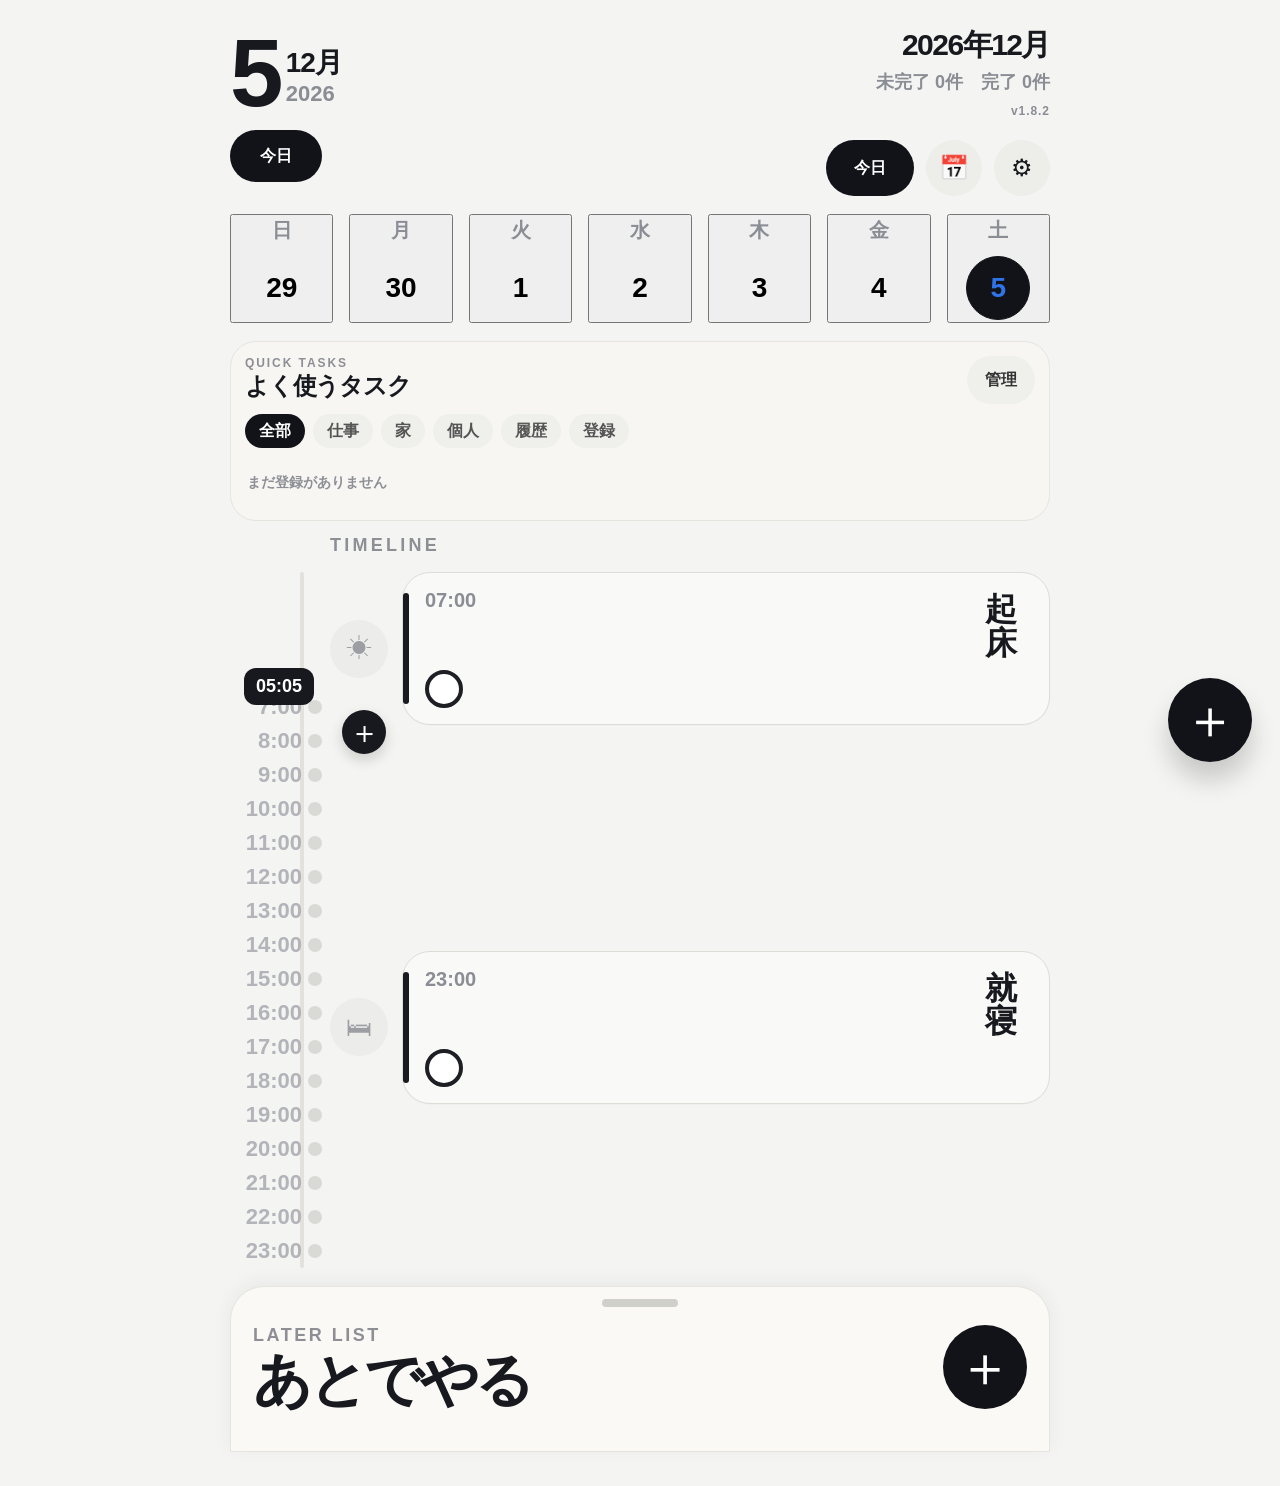
<file: index.html>
<!doctype html>
<html lang="ja">
<head>
  <meta charset="UTF-8">
  <meta name="viewport" content="width=device-width, initial-scale=1, maximum-scale=1, viewport-fit=cover">
  <meta name="theme-color" content="#f4f4f2">
  <title>Any Planner</title>
  <link rel="manifest" href="manifest.webmanifest">
  <link rel="icon" href="icon.svg" type="image/svg+xml">
  <link rel="stylesheet" href="styles.css?v=1.8.2">
</head>
<body>
  <div class="app-shell">
    <header class="hero">
      <div class="hero-left">
        <div class="hero-date-row">
          <div class="hero-day" id="heroDay">15</div>
          <div class="hero-date-copy">
            <div class="hero-month-inline" id="heroMonthInline">3月</div>
            <div class="hero-year" id="heroYear">2026</div>
          </div>
        </div>
        <button class="today-chip" id="todayChip">今日</button>
      </div>
      <div class="hero-right">
        <div class="hero-month-title" id="heroMonthTitle">2026年3月</div>
        <div class="hero-counts"><span id="openCount">未完了 0件</span><span id="doneCount">完了 0件</span></div>
        <div class="hero-version" id="appVersion">v1.8.2</div>
        <div class="hero-actions">
          <button class="pill dark" id="todayBtn">今日</button>
          <button class="icon-btn" id="openMonth" aria-label="月表示">📅</button>
          <button class="icon-btn" id="openSettings" aria-label="設定">⚙︎</button>
        </div>
      </div>
    </header>

    <section class="week-strip" id="weekStrip"></section>

    <section class="quick-picks">
      <div class="quick-head">
        <div>
          <div class="quick-kicker">QUICK TASKS</div>
          <h3>よく使うタスク</h3>
        </div>
        <button class="mini-btn subtle" id="manageTemplates">管理</button>
      </div>
      <div class="category-strip" id="categoryStrip"></div>
      <div class="template-list" id="templateList"></div>
    </section>

    <div class="section-kicker">TIMELINE</div>
    <main class="timeline-wrap">
      <aside class="time-rail" id="timeRail"></aside>

      <section class="timeline-main">
        <div class="wake-row">
          <div class="icon-disc">☀︎</div>
          <article class="fixed-card">
            <div class="fixed-time" id="wakeCardTime">7:00</div>
            <div class="fixed-title">起床</div>
            <button class="check-btn" data-fixed="wake"></button>
          </article>
        </div>

        <div id="currentTimeBadge" class="now-badge">7:28</div>
        <button id="railQuickAdd" class="rail-plus" aria-label="この位置に追加">＋</button>
        <div id="timelineList" class="timeline-list"></div>

        <div class="sleep-row">
          <div class="icon-disc bed">🛏</div>
          <article class="fixed-card sleep-card">
            <div class="fixed-time" id="sleepCardTime">23:00</div>
            <div class="fixed-title">就寝</div>
            <button class="check-btn" data-fixed="sleep"></button>
          </article>
        </div>
      </section>
    </main>

    <button class="floating-add" id="floatingAdd">＋</button>

    <section class="later-sheet">
      <div class="sheet-handle"></div>
      <div class="sheet-head">
        <div>
          <div class="sheet-label">LATER LIST</div>
          <h2>あとでやる</h2>
        </div>
        <button class="sheet-add" id="addLater">＋</button>
      </div>
      <div class="later-list" id="laterList"></div>
    </section>
  </div>

  <section id="editor" class="overlay hidden">
    <div class="editor-modal">
      <div class="editor-header">
        <button class="ghost-btn" id="closeEditor">×</button>
        <div class="editor-header-copy">
          <div class="editor-state" id="editorState">予定</div>
          <div class="editor-title">タスク</div>
        </div>
        <button class="save-btn" id="saveTask">保存</button>
      </div>
      <div class="editor-body">
        <input id="taskTitle" class="text-input" placeholder="タイトル">
        <textarea id="taskNote" class="text-area" placeholder="メモ"></textarea>
        <div class="template-save-row">
          <label class="template-label">
            <span>登録カテゴリ</span>
            <select id="templateCategory" class="text-input">
              <option value="work">仕事</option>
              <option value="home">家</option>
              <option value="personal">個人</option>
            </select>
          </label>
          <button id="saveTemplate" type="button" class="mini-btn subtle">このタイトルを登録</button>
        </div>
        <label class="upload-row">
          <span>画像</span>
          <input id="taskImage" type="file" accept="image/*" class="text-input file-input">
          <div id="imagePreviewWrap" class="image-preview-wrap hidden">
            <img id="imagePreview" class="image-preview" alt="添付画像プレビュー">
            <button id="removeImage" type="button" class="mini-btn remove-image-btn">画像を外す</button>
          </div>
        </label>
        <div class="editor-grid">
          <label>
            <span>日付</span>
            <input id="taskDate" type="date" class="text-input">
          </label>
          <label>
            <span>時刻</span>
            <input id="taskTime" type="time" class="text-input">
          </label>
        </div>
        <div class="quick-time-row">
          <button class="soft-pill" data-time="09:00">朝</button>
          <button class="soft-pill" data-time="12:30">昼</button>
          <button class="soft-pill" data-time="17:30">夕方</button>
          <button class="soft-pill" data-time="20:00">夜</button>
        </div>
        <label class="toggle-row">
          <span>あとでに入れる</span>
          <input id="taskLater" type="checkbox">
        </label>
      </div>
    </div>
  </section>

  <section id="monthSheet" class="overlay hidden">
    <div class="calendar-modal">
      <div class="calendar-head">
        <button class="ghost-btn" id="monthPrev">‹</button>
        <div class="calendar-title" id="calendarTitle"></div>
        <button class="ghost-btn" id="monthNext">›</button>
        <button class="ghost-btn" id="closeMonth">閉じる</button>
      </div>
      <div class="calendar-grid" id="calendarGrid"></div>
    </div>
  </section>

  <section id="settingsSheet" class="overlay hidden">
    <div class="settings-modal">
      <div class="calendar-head">
        <div class="calendar-title">設定</div>
        <button class="ghost-btn" id="closeSettings">閉じる</button>
      </div>
      <label class="setting-row"><span>朝の時刻</span><input id="wakeTime" type="time" value="07:00"></label>
      <label class="setting-row"><span>夜の時刻</span><input id="sleepTime" type="time" value="23:00"></label>
    </div>
  </section>

  <section id="templateSheet" class="overlay hidden">
    <div class="settings-modal">
      <div class="calendar-head">
        <div class="calendar-title">登録したタスク</div>
        <button class="ghost-btn" id="closeTemplateSheet">閉じる</button>
      </div>
      <div id="customTemplateList" class="custom-template-list"></div>
    </div>
  </section>

  <script src="app.js?v=1.8.2"></script>
</body>
</html>
</file>
<file: styles.css>
:root{
  --bg:#f4f4f2;
  --surface:#f8f7f4;
  --card:#ffffff;
  --text:#17191e;
  --muted:#8b8d95;
  --line:#e6e4de;
  --accent:#111318;
  --blue:#2f73e7;
}
*{box-sizing:border-box}
html,body{margin:0;background:var(--bg);color:var(--text);font-family:"SF Pro Text","SF Pro Display",-apple-system,BlinkMacSystemFont,"Helvetica Neue","Segoe UI",sans-serif;-webkit-font-smoothing:antialiased;overflow-x:hidden}
body{min-height:100vh}
button,input,textarea{font:inherit}
button{touch-action:manipulation;-webkit-tap-highlight-color:transparent}
.app-shell{max-width:860px;margin:0 auto;padding:20px 20px 34px}
.hero{display:flex;justify-content:space-between;gap:18px;align-items:flex-start;padding-top:10px}
.hero-date-row{display:flex;align-items:flex-end;gap:10px}
.hero-day{font-size:96px;font-weight:850;letter-spacing:-0.08em;line-height:.9}
.hero-date-copy{padding-bottom:10px}
.hero-month-inline{font-size:28px;font-weight:800;letter-spacing:-.04em}
.hero-year{font-size:22px;color:var(--muted);font-weight:800;line-height:1.1}
.hero-actions{display:flex;gap:12px;align-items:center;padding-top:12px;flex-wrap:wrap;justify-content:flex-end}
.circle-btn,.icon-btn,.pill,.soft-pill,.ghost-btn,.save-btn,.mini-btn{border:0;cursor:pointer}
.circle-btn,.icon-btn{width:56px;height:56px;border-radius:50%;background:#ededea;color:var(--text);font-size:32px;display:grid;place-items:center}
.icon-btn{font-size:24px}
.pill{height:56px;padding:0 28px;border-radius:999px;background:#ededea;color:var(--text);font-weight:800}
.pill.dark,.save-btn,.sheet-add,.floating-add{background:var(--accent);color:#fff}
.week-strip{display:grid;grid-template-columns:repeat(7,1fr);gap:16px;margin:18px 0 18px}
.week-item{display:grid;justify-items:center;gap:12px}
.week-label{font-size:20px;color:var(--muted);font-weight:700}
.week-num{font-size:28px;font-weight:800;line-height:1}
.week-item.today .week-num{color:var(--blue)}
.week-item.active .week-bubble{background:var(--accent);color:#fff;border-color:var(--accent)}
.week-bubble{width:64px;height:64px;border-radius:50%;display:grid;place-items:center;border:1px solid transparent}
.timeline-wrap{display:grid;grid-template-columns:86px 1fr;gap:14px;position:relative;padding-top:8px}
.time-rail{position:relative;padding-top:118px;min-height:640px}
.time-rail::before{content:"";position:absolute;left:70px;top:0;bottom:0;width:4px;background:#e2e1dc;border-radius:999px;pointer-events:none}
.rail-time{position:relative;height:59px;color:#b2b4ba;font-size:22px;font-weight:700;display:flex;align-items:center;justify-content:flex-end;padding-right:14px}
.rail-dot{position:absolute;right:-6px;top:50%;transform:translateY(-50%);width:14px;height:14px;border-radius:50%;background:#d9d9d6;pointer-events:none}
.timeline-main{position:relative;padding-bottom:150px;min-height:640px;display:flex;flex-direction:column}
.wake-row,.sleep-row{display:grid;grid-template-columns:58px 1fr;gap:14px;align-items:center;margin-bottom:14px}
.sleep-row{margin-top:auto;padding-top:18px}
.icon-disc{width:58px;height:58px;border-radius:50%;background:#ececea;color:#9c9ea4;display:grid;place-items:center;font-size:26px}
.fixed-card,.task-card{background:#f9f9f7;border:1px solid #dddcd7;border-radius:28px;min-height:110px;padding:16px 22px;display:grid;grid-template-columns:1fr 42px;align-items:start;position:relative;box-shadow:0 1px 0 rgba(0,0,0,.02)}
.fixed-card::before,.task-card::before{content:"";position:absolute;left:0;top:20px;bottom:20px;width:6px;border-radius:8px;background:#191b20}
.fixed-time{font-size:20px;color:var(--muted);font-weight:800}
.fixed-title{font-size:32px;font-weight:850;letter-spacing:-.05em;line-height:1.05;margin-top:4px}
.check-btn{width:38px;height:38px;border-radius:50%;border:4px solid #1d1f24;background:#fff;margin-top:10px}
.now-badge{position:absolute;left:-86px;top:96px;background:#17191e;color:#fff;padding:8px 12px;border-radius:12px;font-size:18px;font-weight:800;z-index:3;pointer-events:none}
.rail-plus{position:absolute;left:12px;top:138px;width:44px;height:44px;border-radius:50%;border:0;background:#17191e;color:#fff;font-size:31px;line-height:1;display:grid;place-items:center;z-index:4;box-shadow:0 6px 14px rgba(0,0,0,.16)}
.timeline-list{display:grid;gap:12px;margin-left:116px}
.task-row{display:grid;grid-template-columns:88px 1fr;gap:18px;align-items:start}
.task-time{color:#8f9198;font-size:18px;font-weight:800;padding-top:14px}
.task-card{min-height:124px;background:#fff}
.task-main{padding-right:12px}
.task-title{font-size:32px;font-weight:850;line-height:1;letter-spacing:-.06em;word-break:break-word}
.task-meta{margin-top:10px;color:var(--muted);font-size:18px;font-weight:700;line-height:1.3}
.task-actions{display:flex;gap:10px;flex-wrap:wrap;margin-top:8px}
.mini-btn{height:48px;padding:0 18px;border-radius:999px;background:#eff0ef;color:#2b72e5;font-weight:800}
.floating-add{position:fixed;right:28px;bottom:138px;width:84px;height:84px;border-radius:50%;font-size:54px;display:grid;place-items:center;box-shadow:0 18px 26px rgba(0,0,0,.18);border:0;z-index:5}
.later-sheet{margin-top:18px;background:#f8f8f6;border:1px solid var(--line);border-radius:34px 34px 0 0;padding:12px 22px 28px;box-shadow:0 -4px 20px rgba(0,0,0,.05)}
.sheet-handle{width:76px;height:8px;border-radius:999px;background:#d0d0cb;margin:0 auto 18px}
.sheet-head{display:flex;justify-content:space-between;align-items:flex-start;gap:12px}
.sheet-label{font-size:18px;letter-spacing:.14em;color:#8d8f95;font-weight:800}
.sheet-head h2{margin:6px 0 0;font-size:58px;letter-spacing:-.06em;line-height:.95}
.sheet-add{width:84px;height:84px;border-radius:50%;font-size:56px;line-height:1;display:grid;place-items:center;border:0;cursor:pointer}
.later-list{display:grid;gap:12px;margin-top:14px}
.later-card{background:#fff;border:1px solid var(--line);border-radius:24px;padding:16px 18px;display:flex;justify-content:space-between;gap:10px;align-items:flex-start}
.later-title{font-size:28px;font-weight:850;letter-spacing:-.05em}
.overlay{position:fixed;inset:0;background:rgba(15,17,21,.24);display:grid;place-items:end center;padding:18px;z-index:20}
.overlay.hidden{display:none}
.editor-modal,.calendar-modal,.settings-modal{width:min(780px,100%);background:#fff;border-radius:32px;padding:0 0 18px;overflow:hidden}
.editor-header{background:#111318;color:#fff;padding:18px 18px;display:grid;grid-template-columns:56px 1fr auto;align-items:center;gap:12px}
.ghost-btn{background:#efefeb;color:var(--text);border-radius:999px;padding:12px 16px;font-weight:800}
.editor-header .ghost-btn{background:#2a2d33;color:#fff;padding:0;width:44px;height:44px;display:grid;place-items:center;font-size:24px}
.editor-state{font-size:14px;color:#b5b7be;font-weight:700}.editor-title{font-size:26px;font-weight:850}.save-btn{height:44px;padding:0 18px;border-radius:999px;font-weight:800}
.editor-body{display:grid;gap:14px;padding:18px}.text-input,.text-area{width:100%;border:1px solid var(--line);background:#faf9f6;border-radius:18px;padding:15px 16px}.text-area{min-height:100px;resize:vertical}.editor-grid{display:grid;grid-template-columns:1fr 1fr;gap:12px}.editor-grid label,.setting-row{display:grid;gap:8px;color:#646871;font-weight:700}.quick-time-row{display:flex;gap:8px;flex-wrap:wrap}.soft-pill{height:42px;padding:0 16px;border-radius:999px;background:#eff0ef;color:#2b72e5;font-weight:800}.toggle-row{display:flex;justify-content:space-between;align-items:center;font-weight:800}
.calendar-modal,.settings-modal{padding:18px}.calendar-head{display:flex;gap:10px;align-items:center;justify-content:space-between;margin-bottom:14px}.calendar-title{font-size:26px;font-weight:850}.calendar-grid{display:grid;grid-template-columns:repeat(7,1fr);gap:8px}.calendar-cell{min-height:74px;border-radius:18px;border:1px solid var(--line);background:#faf9f6;padding:10px;display:grid;align-content:space-between}.calendar-cell.active{background:#111318;color:#fff;border-color:#111318}.calendar-cell .dot{width:8px;height:8px;border-radius:50%;background:#2f73e7}.calendar-cell.active .dot{background:#fff}


.upload-row{display:grid;gap:8px;color:#646871;font-weight:700}.file-input{padding:12px 14px}.image-preview-wrap{display:grid;gap:10px}.image-preview-wrap.hidden{display:none}.image-preview{width:100%;max-height:200px;object-fit:cover;border-radius:18px;border:1px solid var(--line);background:#f6f5f2}.remove-image-btn{justify-self:start}.task-image,.later-image{display:block;width:100%;max-height:160px;object-fit:cover;border-radius:18px;margin-top:12px;border:1px solid var(--line);background:#f7f6f3}.later-image{max-width:220px}.task-main{min-width:0}
@media (max-width: 480px){.task-image,.later-image{max-height:120px;border-radius:14px}.image-preview{max-height:150px}}

.check-btn.is-done{background:var(--accent);border-color:var(--accent);position:relative}.check-btn.is-done::after{content:"";position:absolute;inset:8px;border-radius:999px;background:#fff;}

.hero-left{display:grid;gap:14px;align-content:start}
.hero-right{display:grid;gap:10px;justify-items:end;flex:1}
.hero-month-title{font-size:30px;font-weight:850;letter-spacing:-.05em;line-height:1}
.hero-counts{display:flex;gap:18px;color:var(--muted);font-size:18px;font-weight:800}
.hero-version{color:var(--muted);font-size:12px;font-weight:800;letter-spacing:.08em;text-transform:none}
.today-chip{height:52px;min-width:92px;padding:0 22px;border-radius:999px;border:0;background:var(--accent);color:#fff;font-weight:800;justify-self:start;cursor:pointer}
.section-kicker{margin:10px 0 8px 100px;color:#8d8f95;font-size:18px;letter-spacing:.18em;font-weight:800}
.fixed-title,.task-title,.later-title{word-break:keep-all;overflow-wrap:anywhere}
.fixed-card{min-height:96px}
.task-card{min-height:112px}
.task-actions{row-gap:10px}
.later-sheet{background:#faf9f6}
@media (max-width: 900px){.hero-month-title{font-size:26px}.hero-counts{font-size:16px;gap:12px}.section-kicker{margin-left:84px}}
@media (max-width: 480px){
  .hero{display:grid;grid-template-columns:1fr;gap:12px}
  .hero-left{gap:10px}
  .hero-right{justify-items:start;gap:8px;width:100%}
  .hero-day{font-size:70px}
  .hero-month-inline{font-size:22px}
  .hero-year{font-size:16px}
  .hero-month-title{font-size:24px}
  .hero-counts{font-size:13px;gap:8px;flex-wrap:wrap}
  .hero-version{font-size:11px}
  .today-chip{height:44px;min-width:74px;padding:0 18px;font-size:15px}
  .hero-actions{display:grid;grid-template-columns:minmax(92px,1fr) 44px 44px;gap:8px;padding-top:2px;width:100%}
  .circle-btn,.icon-btn{width:44px;height:44px;font-size:24px}
  .pill{height:44px;padding:0 16px;font-size:15px}
  .week-strip{display:flex;gap:8px;overflow-x:auto;padding:2px 2px 6px;scroll-snap-type:x proximity;-webkit-overflow-scrolling:touch}
  .week-item{min-width:44px;scroll-snap-align:center}
  .week-bubble{width:42px;height:42px}
  .week-label{font-size:13px}
  .week-num{font-size:17px}
  .section-kicker{margin:8px 0 6px 68px;font-size:12px}
  .timeline-wrap{grid-template-columns:48px 1fr;gap:8px}
  .time-rail{padding-top:72px;min-height:520px}
  .time-rail::before{left:38px;width:3px}
  .rail-time{height:46px;font-size:14px;padding-right:6px}
  .rail-dot{width:8px;height:8px;right:-3px}
  .wake-row,.sleep-row{grid-template-columns:38px 1fr;gap:8px}
  .icon-disc{width:38px;height:38px;font-size:16px}
  .fixed-card,.task-card{padding:12px 14px;border-radius:22px;grid-template-columns:1fr 30px}
  .fixed-card::before,.task-card::before{width:4px;top:12px;bottom:12px}
  .fixed-title{font-size:18px;white-space:nowrap}
  .task-title{font-size:18px;line-height:1.15}
  .fixed-time,.task-time,.task-meta{font-size:13px}
  .task-row{grid-template-columns:44px 1fr;gap:8px}
  .task-actions{gap:6px;margin-top:8px}
  .mini-btn{height:34px;padding:0 12px;font-size:13px}
  .floating-add{width:68px;height:68px;font-size:44px;right:16px;bottom:104px}
  .later-sheet{padding:12px 12px 20px;border-radius:28px 28px 0 0;box-shadow:0 -6px 22px rgba(0,0,0,.06)}
  .sheet-head h2{font-size:22px}
  .sheet-add{width:60px;height:60px;font-size:38px}
  .later-title{font-size:18px}
  .later-card{padding:12px;border-radius:18px}
}

.quick-picks{margin:10px 0 14px;padding:14px;border-radius:26px;background:#f7f6f3;border:1px solid var(--line)}
.quick-head{display:flex;align-items:flex-start;justify-content:space-between;gap:10px;margin-bottom:10px}
.quick-kicker{font-size:12px;letter-spacing:.16em;color:#8d8f95;font-weight:800}
.quick-head h3{margin:4px 0 0;font-size:24px;letter-spacing:-.05em;line-height:1}
.category-strip{display:flex;gap:8px;overflow:auto;padding-bottom:4px;margin-bottom:10px}
.category-chip{height:34px;padding:0 14px;border-radius:999px;background:#efefeb;color:#555;border:0;font-weight:800;white-space:nowrap}
.category-chip.active{background:#111318;color:#fff}
.template-list{display:flex;gap:10px;overflow:auto;padding-bottom:2px}
.template-pill{min-width:120px;padding:12px 14px;border-radius:18px;border:1px solid var(--line);background:#fff;text-align:left;display:grid;gap:6px}
.template-pill span{font-size:15px;font-weight:800;letter-spacing:-.03em;line-height:1.15}
.template-pill small{font-size:12px;color:#7a7d84;font-weight:800}
.template-empty{padding:12px 2px;color:#8d8f95;font-size:14px;font-weight:700}
.template-save-row{display:grid;grid-template-columns:1fr auto;gap:10px;align-items:end}
.template-label{display:grid;gap:8px;color:#646871;font-weight:700}
.mini-btn.subtle{background:#efefeb;color:#333}
.custom-template-list{display:grid;gap:10px;margin-top:10px}
.custom-template-row{display:flex;justify-content:space-between;gap:12px;align-items:center;padding:14px 16px;border-radius:18px;background:#faf9f6;border:1px solid var(--line)}
.custom-template-title{font-size:16px;font-weight:800;letter-spacing:-.03em}
.custom-template-meta{margin-top:4px;color:#7a7d84;font-size:13px;font-weight:700}

@media (max-width: 480px){
  .quick-picks{padding:12px;border-radius:22px;margin:8px 0 12px}
  .quick-head h3{font-size:20px}
  .quick-kicker{font-size:11px}
  .category-strip,.template-list{scroll-snap-type:x proximity;-webkit-overflow-scrolling:touch}
  .category-chip{height:34px;padding:0 13px;font-size:13px;scroll-snap-align:start}
  .template-pill{min-width:108px;padding:10px 12px;border-radius:16px}
  .template-pill{scroll-snap-align:start}
  .template-pill span{font-size:14px}
  .template-save-row{grid-template-columns:1fr}
  .custom-template-row{padding:12px 14px;border-radius:16px}
}


@media (max-width: 900px){
  .timeline-list{margin-left:0}
  .now-badge{left:-62px}
  .rail-plus{left:8px;top:118px;width:40px;height:40px;font-size:28px}
}
@media (max-width: 480px){
  .timeline-list{margin-left:0}
  .now-badge{left:-48px;top:74px}
  .rail-plus{left:4px;top:96px;width:36px;height:36px;font-size:24px}
}
</file>
